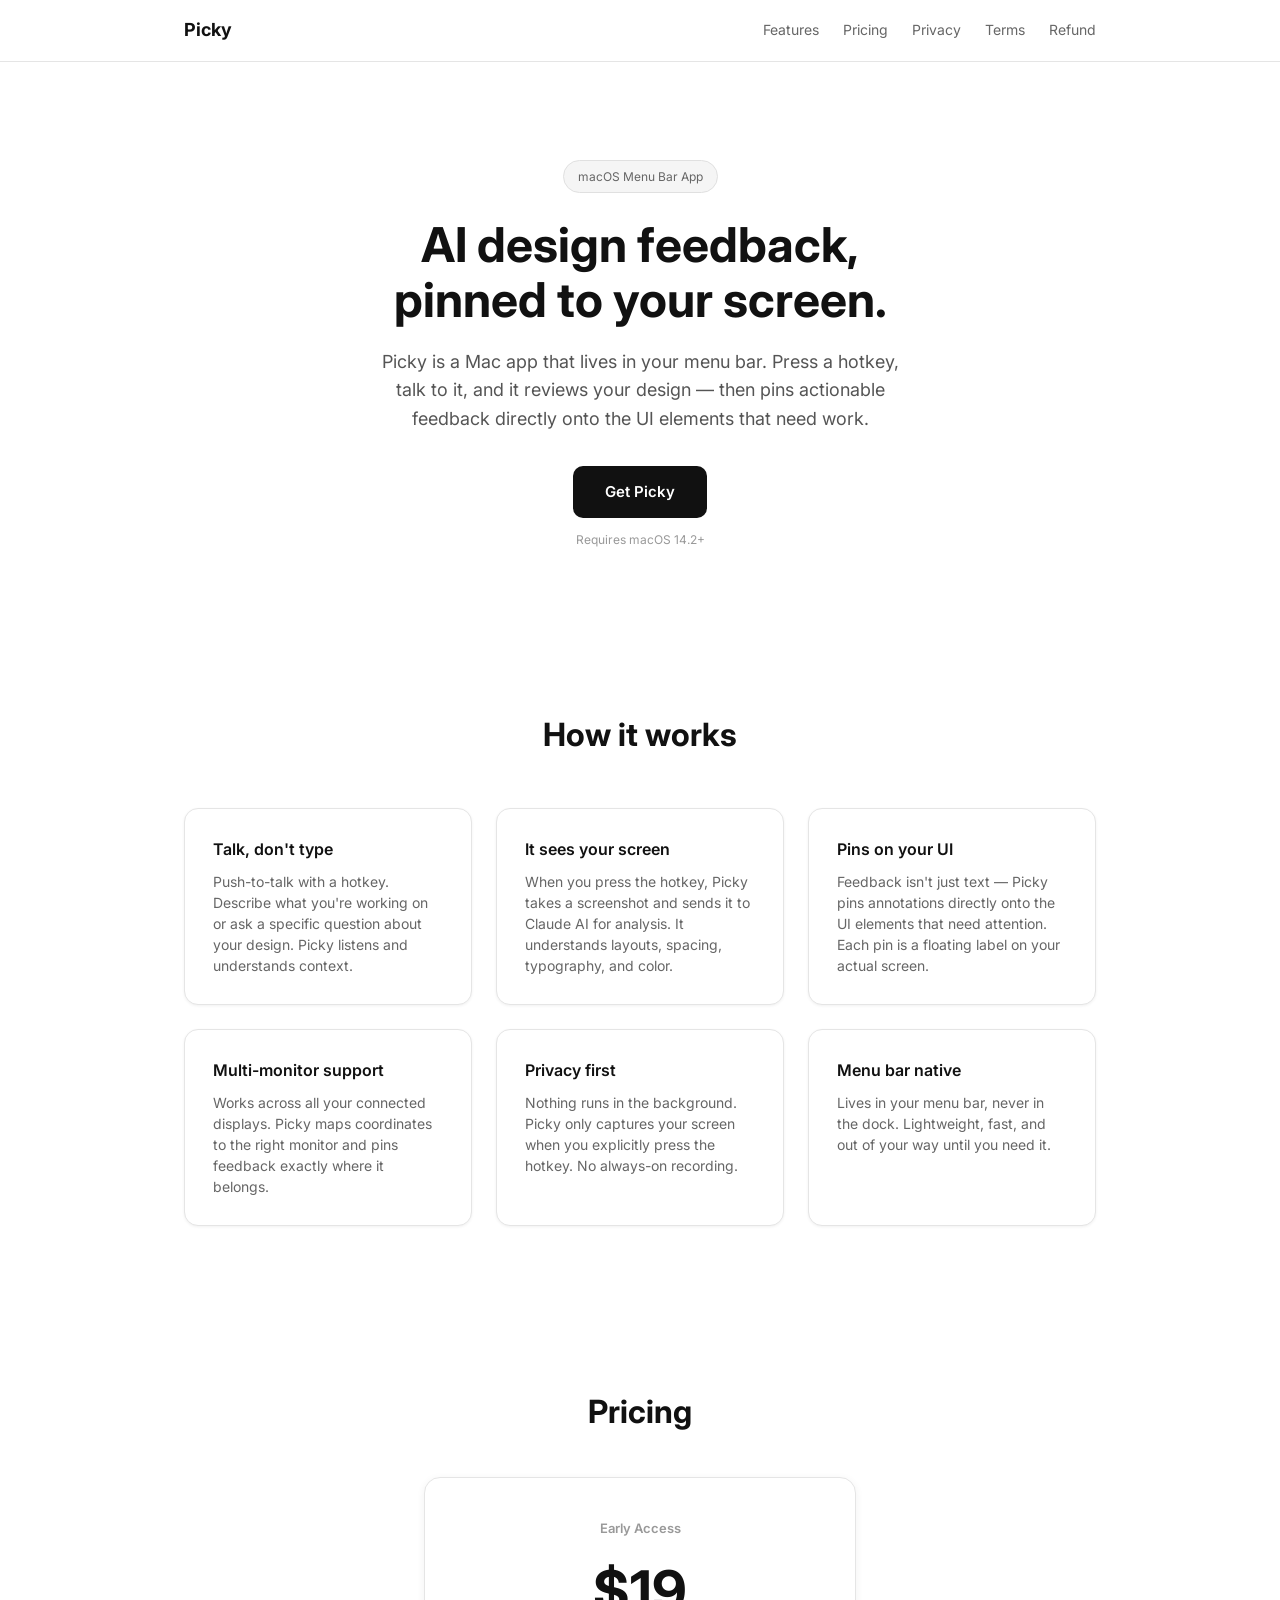
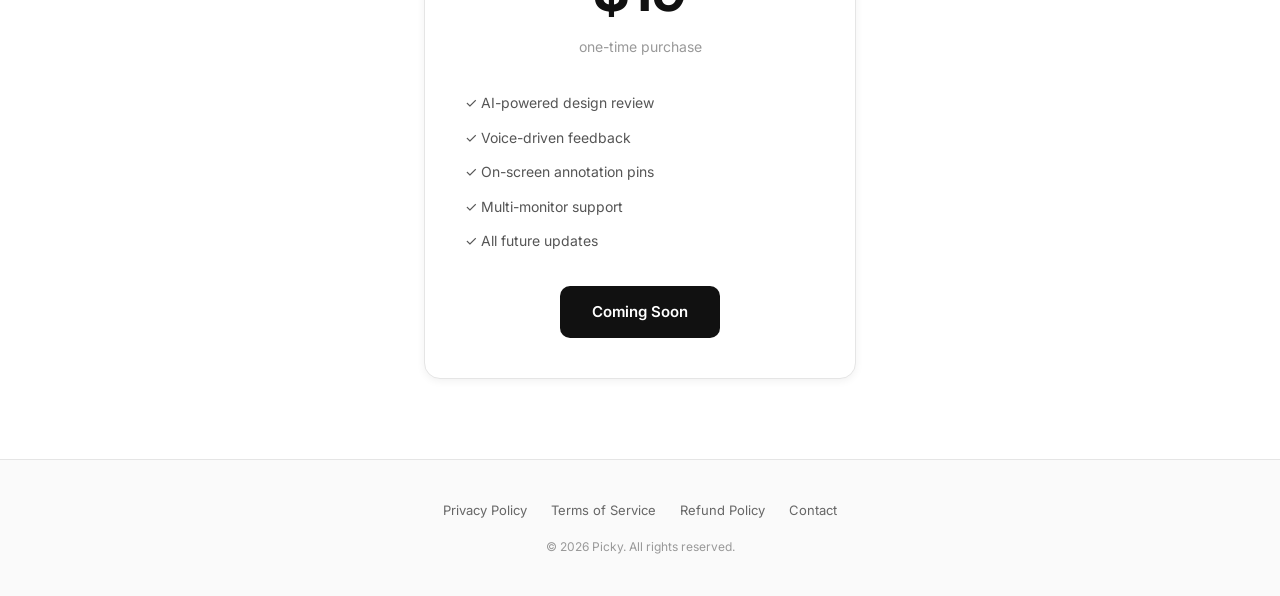
<file: index.html>
<!DOCTYPE html>
<html lang="en">
<head>
  <meta charset="UTF-8">
  <meta name="viewport" content="width=device-width, initial-scale=1.0">
  <title>Picky — AI Design Reviewer for Mac</title>
  <meta name="description" content="Picky is a Mac menu bar app that reviews your designs with AI. Talk to it, it sees your screen, and pins actionable feedback directly onto your UI.">
  <link rel="preconnect" href="https://fonts.googleapis.com">
  <link href="https://fonts.googleapis.com/css2?family=Inter:wght@400;500;600;700&display=swap" rel="stylesheet">
  <link rel="stylesheet" href="style.css">
</head>
<body>
  <nav>
    <div class="nav-inner">
      <a href="/" class="logo">Picky</a>
      <div class="nav-links">
        <a href="#features">Features</a>
        <a href="#pricing">Pricing</a>
        <a href="/privacy">Privacy</a>
        <a href="/terms">Terms</a>
        <a href="/refund">Refund</a>
      </div>
    </div>
  </nav>

  <section class="hero">
    <div class="badge">macOS Menu Bar App</div>
    <h1>AI design feedback,<br>pinned to your screen.</h1>
    <p class="hero-sub">Picky is a Mac app that lives in your menu bar. Press a hotkey, talk to it, and it reviews your design — then pins actionable feedback directly onto the UI elements that need work.</p>
    <a href="#pricing" class="cta-btn">Get Picky</a>
    <p class="hero-note">Requires macOS 14.2+</p>
  </section>

  <section id="features" class="features">
    <h2>How it works</h2>
    <div class="features-grid">
      <div class="feature-card">
        <h3>Talk, don't type</h3>
        <p>Push-to-talk with a hotkey. Describe what you're working on or ask a specific question about your design. Picky listens and understands context.</p>
      </div>
      <div class="feature-card">
        <h3>It sees your screen</h3>
        <p>When you press the hotkey, Picky takes a screenshot and sends it to Claude AI for analysis. It understands layouts, spacing, typography, and color.</p>
      </div>
      <div class="feature-card">
        <h3>Pins on your UI</h3>
        <p>Feedback isn't just text — Picky pins annotations directly onto the UI elements that need attention. Each pin is a floating label on your actual screen.</p>
      </div>
      <div class="feature-card">
        <h3>Multi-monitor support</h3>
        <p>Works across all your connected displays. Picky maps coordinates to the right monitor and pins feedback exactly where it belongs.</p>
      </div>
      <div class="feature-card">
        <h3>Privacy first</h3>
        <p>Nothing runs in the background. Picky only captures your screen when you explicitly press the hotkey. No always-on recording.</p>
      </div>
      <div class="feature-card">
        <h3>Menu bar native</h3>
        <p>Lives in your menu bar, never in the dock. Lightweight, fast, and out of your way until you need it.</p>
      </div>
    </div>
  </section>

  <section id="pricing" class="pricing">
    <h2>Pricing</h2>
    <div class="price-card">
      <div class="price-label">Early Access</div>
      <div class="price">$19</div>
      <div class="price-period">one-time purchase</div>
      <ul>
        <li>✓ AI-powered design review</li>
        <li>✓ Voice-driven feedback</li>
        <li>✓ On-screen annotation pins</li>
        <li>✓ Multi-monitor support</li>
        <li>✓ All future updates</li>
      </ul>
      <a href="#" class="cta-btn">Coming Soon</a>
    </div>
  </section>

  <footer>
    <div class="footer-inner">
      <div class="footer-links">
        <a href="/privacy">Privacy Policy</a>
        <a href="/terms">Terms of Service</a>
        <a href="/refund">Refund Policy</a>
        <a href="mailto:mhalzaghari@gmail.com">Contact</a>
      </div>
      <p>&copy; 2026 Picky. All rights reserved.</p>
    </div>
  </footer>
</body>
</html>
</file>
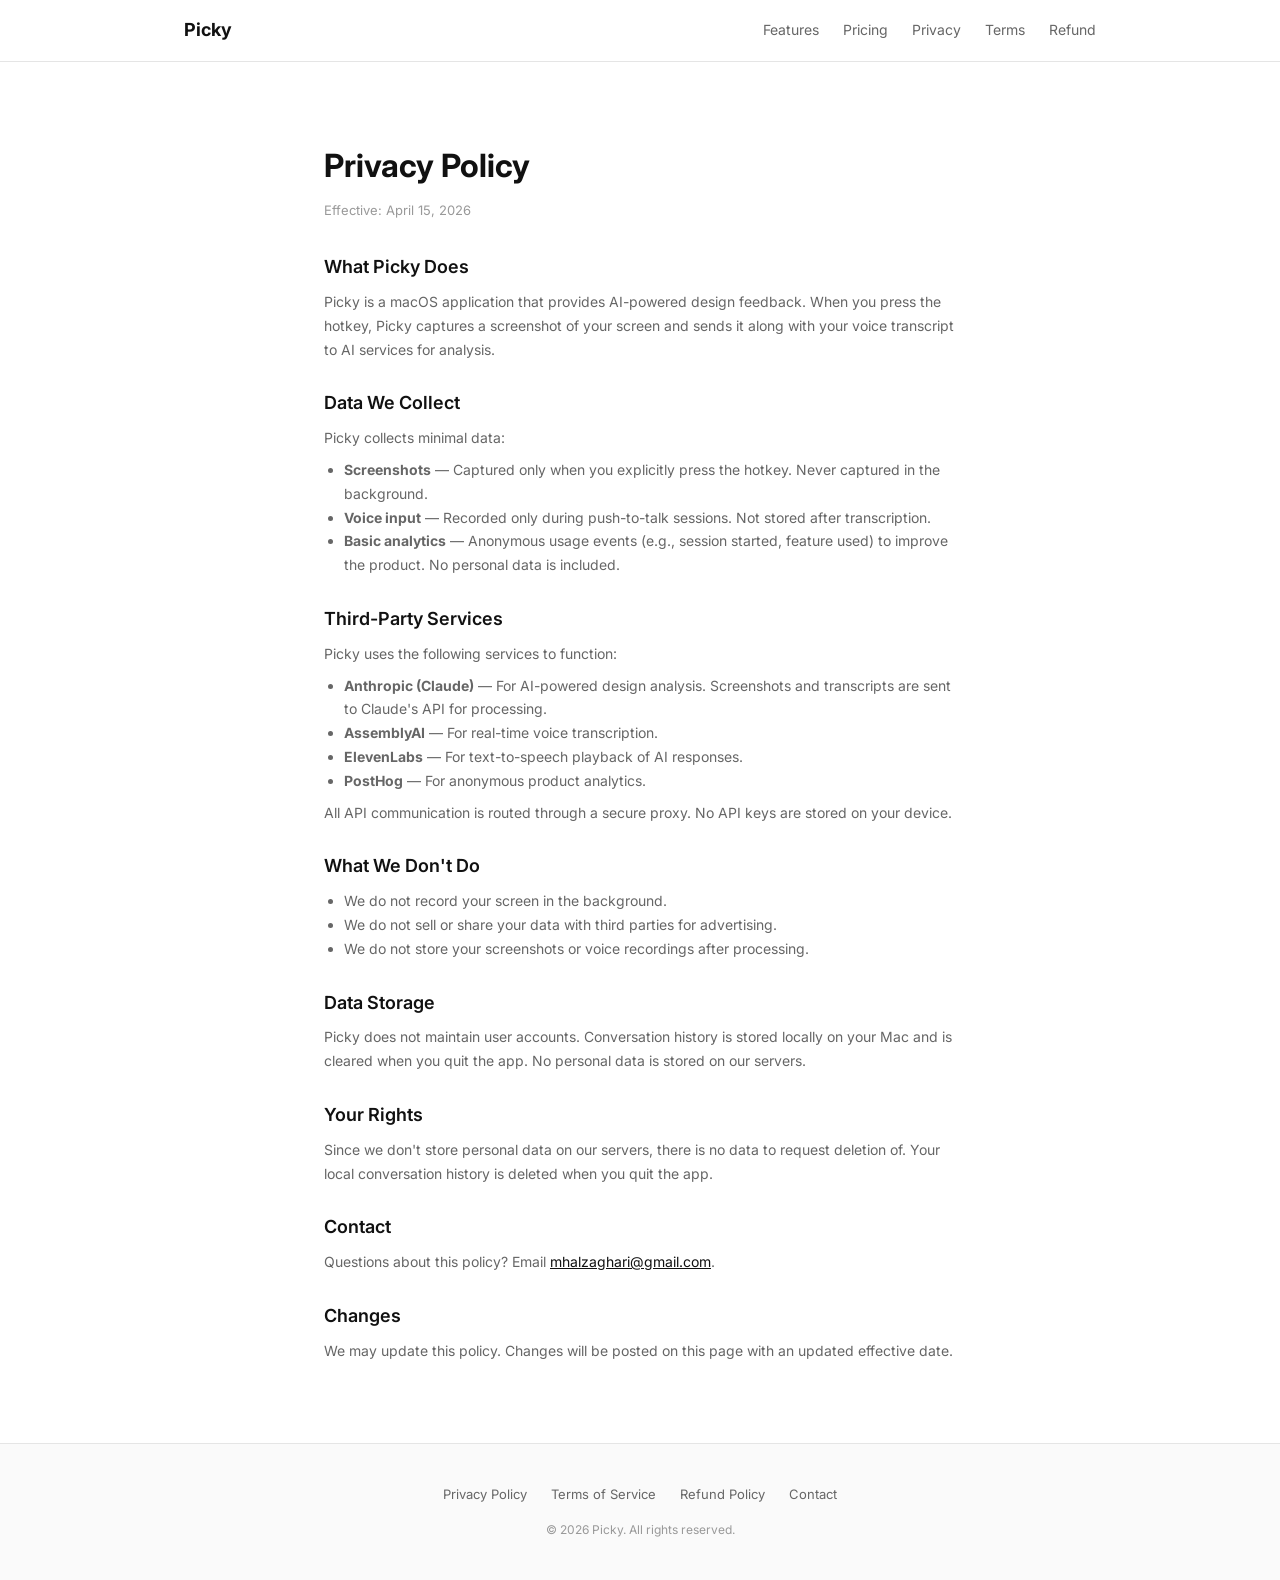
<file: privacy/index.html>
<!DOCTYPE html>
<html lang="en">
<head>
  <meta charset="UTF-8">
  <meta name="viewport" content="width=device-width, initial-scale=1.0">
  <title>Privacy Policy — Picky</title>
  <link rel="preconnect" href="https://fonts.googleapis.com">
  <link href="https://fonts.googleapis.com/css2?family=Inter:wght@400;500;600;700&display=swap" rel="stylesheet">
  <link rel="stylesheet" href="../style.css">
  <style>.legal{max-width:680px;margin:0 auto;padding:140px 24px 80px}.legal h1{font-size:32px;font-weight:700;color:#111;margin-bottom:8px}.legal .date{font-size:13px;color:#999;margin-bottom:32px}.legal h2{font-size:18px;font-weight:600;color:#111;margin-top:28px;margin-bottom:8px}.legal p,.legal li{font-size:14px;color:#666;line-height:1.7}.legal ul{padding-left:20px;margin:8px 0}</style>
</head>
<body>
  <nav>
    <div class="nav-inner">
      <a href="/" class="logo">Picky</a>
      <div class="nav-links">
        <a href="/#features">Features</a>
        <a href="/#pricing">Pricing</a>
        <a href="/privacy">Privacy</a>
        <a href="/terms">Terms</a>
        <a href="/refund">Refund</a>
      </div>
    </div>
  </nav>

  <div class="legal">
    <h1>Privacy Policy</h1>
    <p class="date">Effective: April 15, 2026</p>

    <h2>What Picky Does</h2>
    <p>Picky is a macOS application that provides AI-powered design feedback. When you press the hotkey, Picky captures a screenshot of your screen and sends it along with your voice transcript to AI services for analysis.</p>

    <h2>Data We Collect</h2>
    <p>Picky collects minimal data:</p>
    <ul>
      <li><strong>Screenshots</strong> — Captured only when you explicitly press the hotkey. Never captured in the background.</li>
      <li><strong>Voice input</strong> — Recorded only during push-to-talk sessions. Not stored after transcription.</li>
      <li><strong>Basic analytics</strong> — Anonymous usage events (e.g., session started, feature used) to improve the product. No personal data is included.</li>
    </ul>

    <h2>Third-Party Services</h2>
    <p>Picky uses the following services to function:</p>
    <ul>
      <li><strong>Anthropic (Claude)</strong> — For AI-powered design analysis. Screenshots and transcripts are sent to Claude's API for processing.</li>
      <li><strong>AssemblyAI</strong> — For real-time voice transcription.</li>
      <li><strong>ElevenLabs</strong> — For text-to-speech playback of AI responses.</li>
      <li><strong>PostHog</strong> — For anonymous product analytics.</li>
    </ul>
    <p>All API communication is routed through a secure proxy. No API keys are stored on your device.</p>

    <h2>What We Don't Do</h2>
    <ul>
      <li>We do not record your screen in the background.</li>
      <li>We do not sell or share your data with third parties for advertising.</li>
      <li>We do not store your screenshots or voice recordings after processing.</li>
    </ul>

    <h2>Data Storage</h2>
    <p>Picky does not maintain user accounts. Conversation history is stored locally on your Mac and is cleared when you quit the app. No personal data is stored on our servers.</p>

    <h2>Your Rights</h2>
    <p>Since we don't store personal data on our servers, there is no data to request deletion of. Your local conversation history is deleted when you quit the app.</p>

    <h2>Contact</h2>
    <p>Questions about this policy? Email <a href="mailto:mhalzaghari@gmail.com" style="color:#111;text-decoration:underline">mhalzaghari@gmail.com</a>.</p>

    <h2>Changes</h2>
    <p>We may update this policy. Changes will be posted on this page with an updated effective date.</p>
  </div>

  <footer>
    <div class="footer-inner">
      <div class="footer-links">
        <a href="/privacy">Privacy Policy</a>
        <a href="/terms">Terms of Service</a>
        <a href="/refund">Refund Policy</a>
        <a href="mailto:mhalzaghari@gmail.com">Contact</a>
      </div>
      <p>&copy; 2026 Picky. All rights reserved.</p>
    </div>
  </footer>
</body>
</html>
</file>
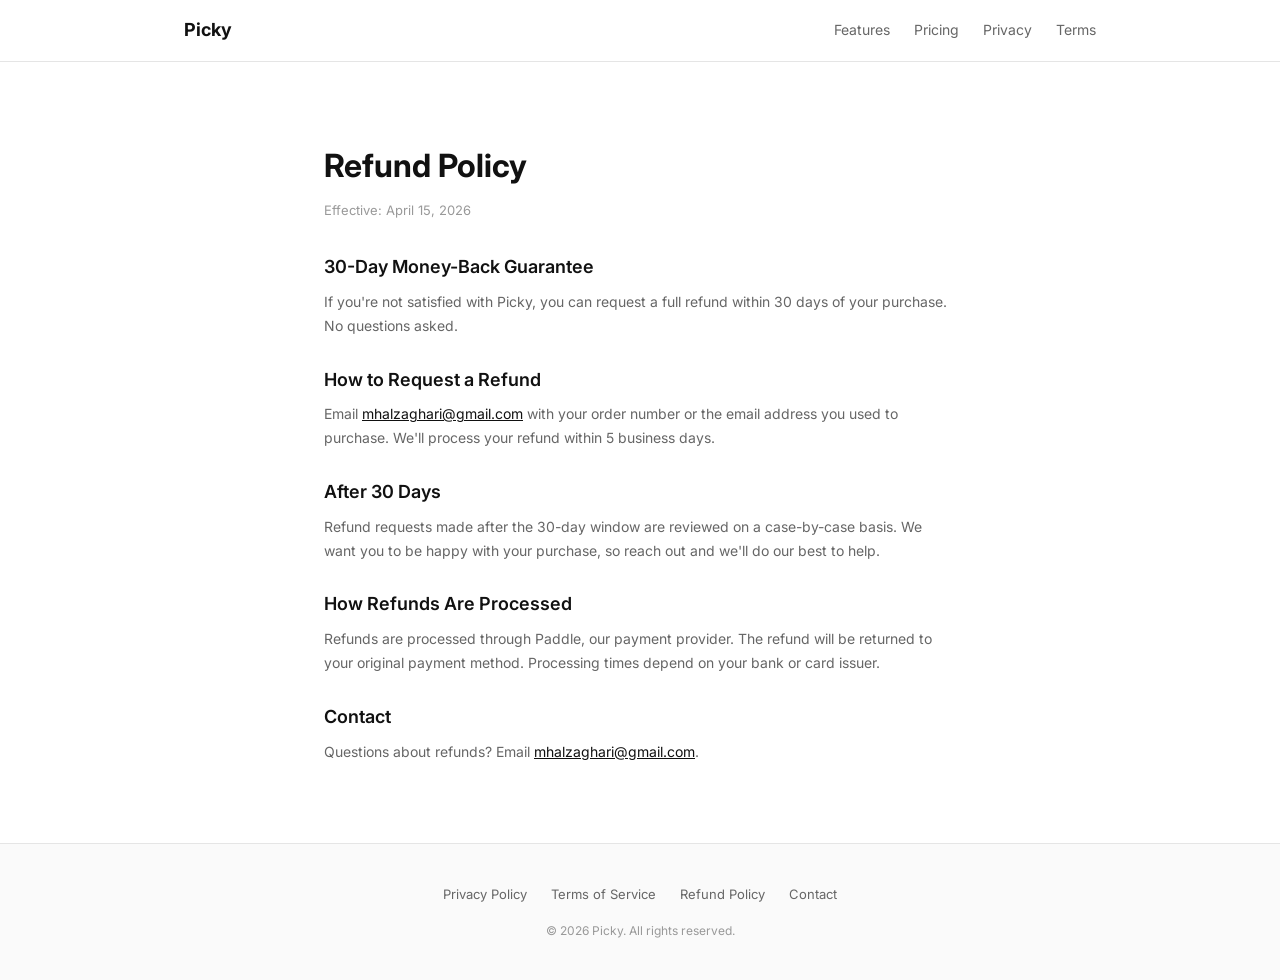
<file: refund/index.html>
<!DOCTYPE html>
<html lang="en">
<head>
  <meta charset="UTF-8">
  <meta name="viewport" content="width=device-width, initial-scale=1.0">
  <title>Refund Policy — Picky</title>
  <link rel="preconnect" href="https://fonts.googleapis.com">
  <link href="https://fonts.googleapis.com/css2?family=Inter:wght@400;500;600;700&display=swap" rel="stylesheet">
  <link rel="stylesheet" href="../style.css">
  <style>.legal{max-width:680px;margin:0 auto;padding:140px 24px 80px}.legal h1{font-size:32px;font-weight:700;color:#111;margin-bottom:8px}.legal .date{font-size:13px;color:#999;margin-bottom:32px}.legal h2{font-size:18px;font-weight:600;color:#111;margin-top:28px;margin-bottom:8px}.legal p,.legal li{font-size:14px;color:#666;line-height:1.7}.legal ul{padding-left:20px;margin:8px 0}</style>
</head>
<body>
  <nav>
    <div class="nav-inner">
      <a href="/" class="logo">Picky</a>
      <div class="nav-links">
        <a href="/#features">Features</a>
        <a href="/#pricing">Pricing</a>
        <a href="/privacy">Privacy</a>
        <a href="/terms">Terms</a>
      </div>
    </div>
  </nav>

  <div class="legal">
    <h1>Refund Policy</h1>
    <p class="date">Effective: April 15, 2026</p>

    <h2>30-Day Money-Back Guarantee</h2>
    <p>If you're not satisfied with Picky, you can request a full refund within 30 days of your purchase. No questions asked.</p>

    <h2>How to Request a Refund</h2>
    <p>Email <a href="mailto:mhalzaghari@gmail.com" style="color:#111;text-decoration:underline">mhalzaghari@gmail.com</a> with your order number or the email address you used to purchase. We'll process your refund within 5 business days.</p>

    <h2>After 30 Days</h2>
    <p>Refund requests made after the 30-day window are reviewed on a case-by-case basis. We want you to be happy with your purchase, so reach out and we'll do our best to help.</p>

    <h2>How Refunds Are Processed</h2>
    <p>Refunds are processed through Paddle, our payment provider. The refund will be returned to your original payment method. Processing times depend on your bank or card issuer.</p>

    <h2>Contact</h2>
    <p>Questions about refunds? Email <a href="mailto:mhalzaghari@gmail.com" style="color:#111;text-decoration:underline">mhalzaghari@gmail.com</a>.</p>
  </div>

  <footer>
    <div class="footer-inner">
      <div class="footer-links">
        <a href="/privacy">Privacy Policy</a>
        <a href="/terms">Terms of Service</a>
        <a href="/refund">Refund Policy</a>
        <a href="mailto:mhalzaghari@gmail.com">Contact</a>
      </div>
      <p>&copy; 2026 Picky. All rights reserved.</p>
    </div>
  </footer>
</body>
</html>
</file>
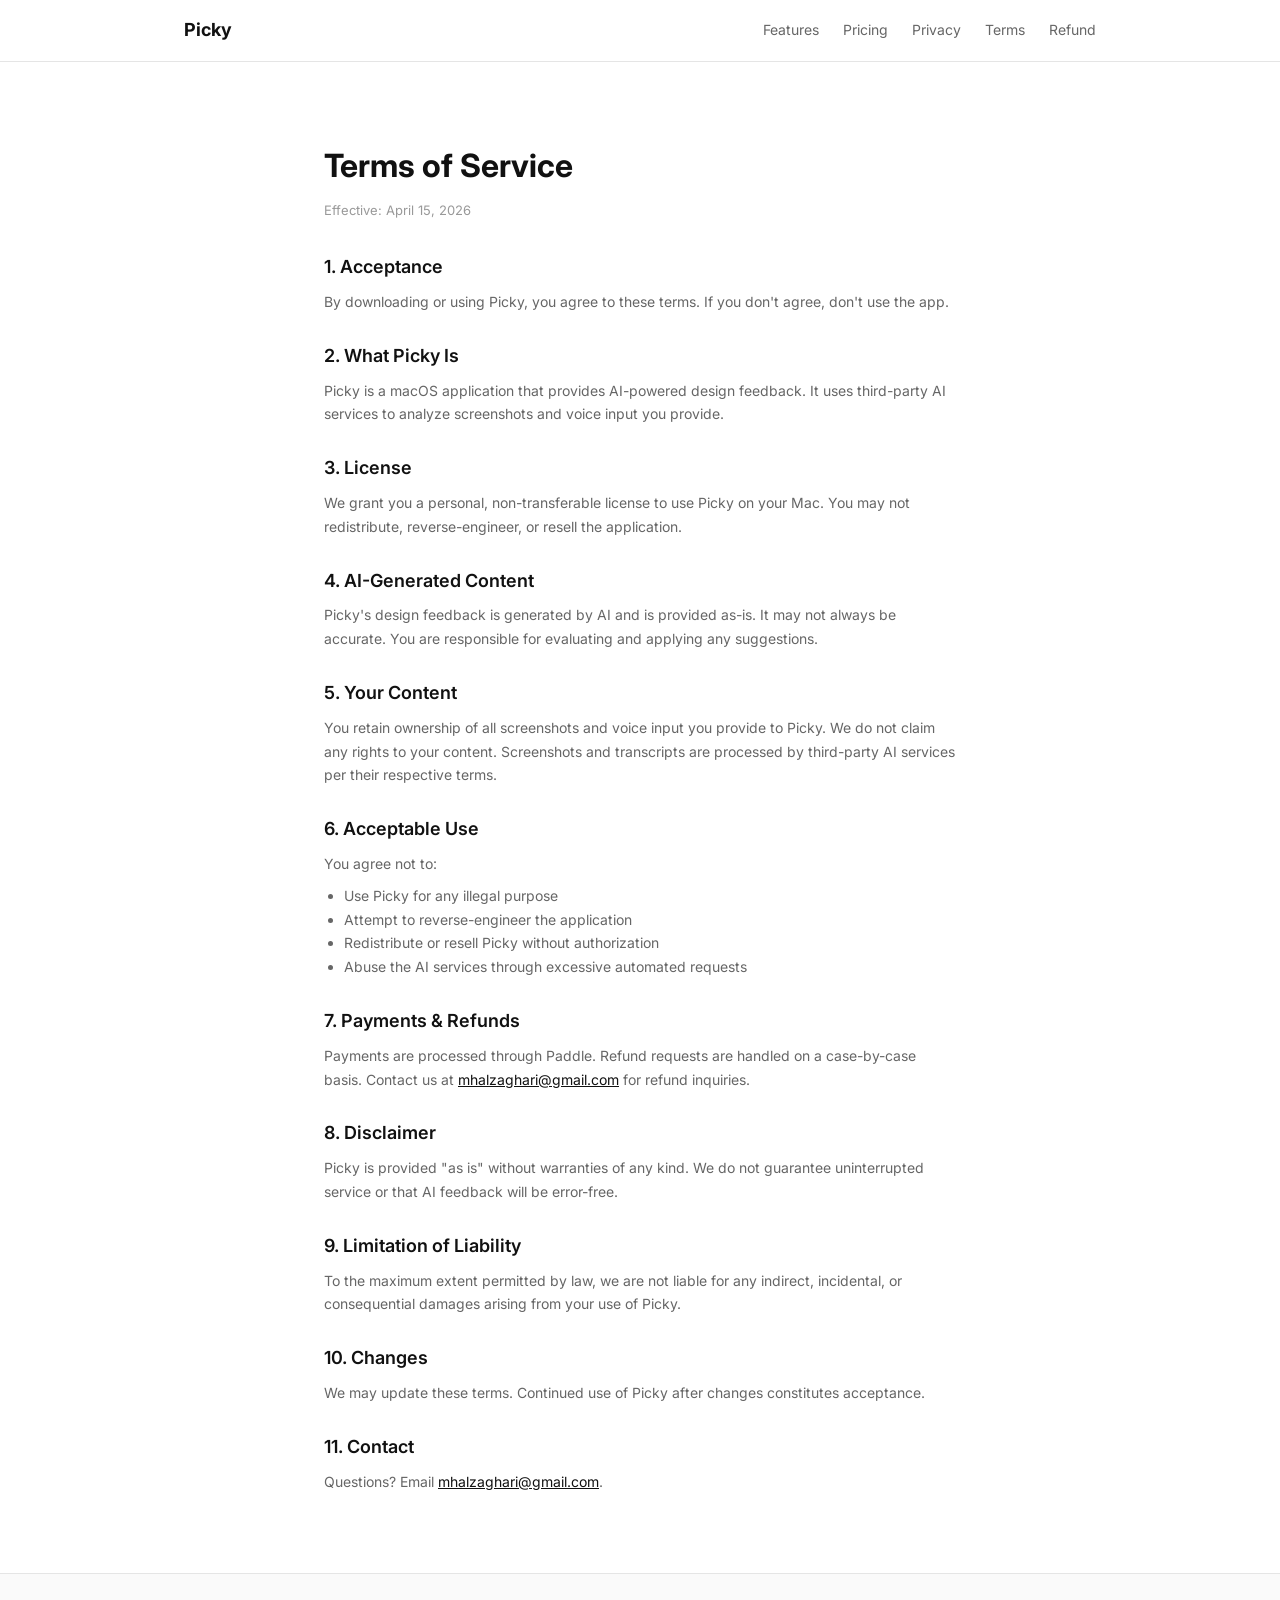
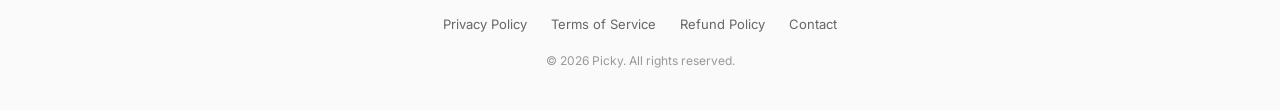
<file: terms/index.html>
<!DOCTYPE html>
<html lang="en">
<head>
  <meta charset="UTF-8">
  <meta name="viewport" content="width=device-width, initial-scale=1.0">
  <title>Terms of Service — Picky</title>
  <link rel="preconnect" href="https://fonts.googleapis.com">
  <link href="https://fonts.googleapis.com/css2?family=Inter:wght@400;500;600;700&display=swap" rel="stylesheet">
  <link rel="stylesheet" href="../style.css">
  <style>.legal{max-width:680px;margin:0 auto;padding:140px 24px 80px}.legal h1{font-size:32px;font-weight:700;color:#111;margin-bottom:8px}.legal .date{font-size:13px;color:#999;margin-bottom:32px}.legal h2{font-size:18px;font-weight:600;color:#111;margin-top:28px;margin-bottom:8px}.legal p,.legal li{font-size:14px;color:#666;line-height:1.7}.legal ul{padding-left:20px;margin:8px 0}</style>
</head>
<body>
  <nav>
    <div class="nav-inner">
      <a href="/" class="logo">Picky</a>
      <div class="nav-links">
        <a href="/#features">Features</a>
        <a href="/#pricing">Pricing</a>
        <a href="/privacy">Privacy</a>
        <a href="/terms">Terms</a>
        <a href="/refund">Refund</a>
      </div>
    </div>
  </nav>

  <div class="legal">
    <h1>Terms of Service</h1>
    <p class="date">Effective: April 15, 2026</p>

    <h2>1. Acceptance</h2>
    <p>By downloading or using Picky, you agree to these terms. If you don't agree, don't use the app.</p>

    <h2>2. What Picky Is</h2>
    <p>Picky is a macOS application that provides AI-powered design feedback. It uses third-party AI services to analyze screenshots and voice input you provide.</p>

    <h2>3. License</h2>
    <p>We grant you a personal, non-transferable license to use Picky on your Mac. You may not redistribute, reverse-engineer, or resell the application.</p>

    <h2>4. AI-Generated Content</h2>
    <p>Picky's design feedback is generated by AI and is provided as-is. It may not always be accurate. You are responsible for evaluating and applying any suggestions.</p>

    <h2>5. Your Content</h2>
    <p>You retain ownership of all screenshots and voice input you provide to Picky. We do not claim any rights to your content. Screenshots and transcripts are processed by third-party AI services per their respective terms.</p>

    <h2>6. Acceptable Use</h2>
    <p>You agree not to:</p>
    <ul>
      <li>Use Picky for any illegal purpose</li>
      <li>Attempt to reverse-engineer the application</li>
      <li>Redistribute or resell Picky without authorization</li>
      <li>Abuse the AI services through excessive automated requests</li>
    </ul>

    <h2>7. Payments & Refunds</h2>
    <p>Payments are processed through Paddle. Refund requests are handled on a case-by-case basis. Contact us at <a href="mailto:mhalzaghari@gmail.com" style="color:#111;text-decoration:underline">mhalzaghari@gmail.com</a> for refund inquiries.</p>

    <h2>8. Disclaimer</h2>
    <p>Picky is provided "as is" without warranties of any kind. We do not guarantee uninterrupted service or that AI feedback will be error-free.</p>

    <h2>9. Limitation of Liability</h2>
    <p>To the maximum extent permitted by law, we are not liable for any indirect, incidental, or consequential damages arising from your use of Picky.</p>

    <h2>10. Changes</h2>
    <p>We may update these terms. Continued use of Picky after changes constitutes acceptance.</p>

    <h2>11. Contact</h2>
    <p>Questions? Email <a href="mailto:mhalzaghari@gmail.com" style="color:#111;text-decoration:underline">mhalzaghari@gmail.com</a>.</p>
  </div>

  <footer>
    <div class="footer-inner">
      <div class="footer-links">
        <a href="/privacy">Privacy Policy</a>
        <a href="/terms">Terms of Service</a>
        <a href="/refund">Refund Policy</a>
        <a href="mailto:mhalzaghari@gmail.com">Contact</a>
      </div>
      <p>&copy; 2026 Picky. All rights reserved.</p>
    </div>
  </footer>
</body>
</html>
</file>
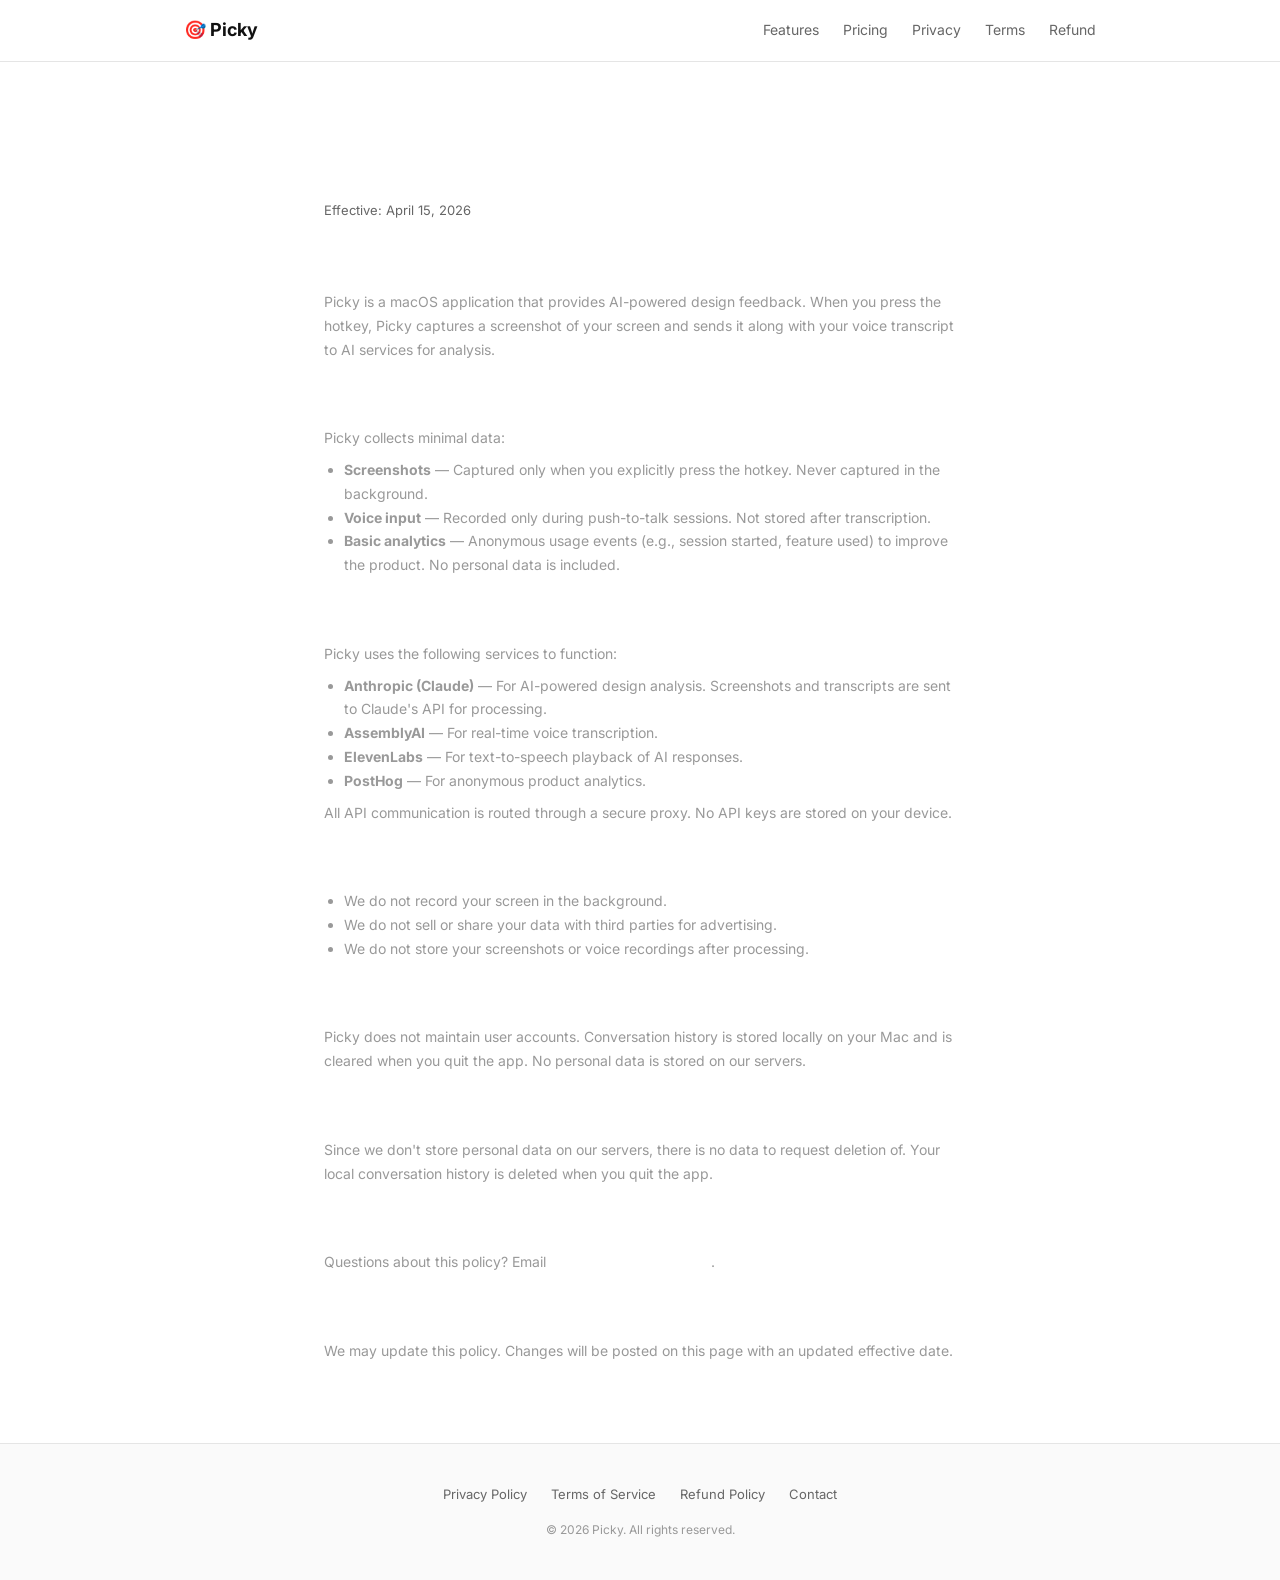
<file: privacy.html>
<!DOCTYPE html>
<html lang="en">
<head>
  <meta charset="UTF-8">
  <meta name="viewport" content="width=device-width, initial-scale=1.0">
  <title>Privacy Policy — Picky</title>
  <link rel="preconnect" href="https://fonts.googleapis.com">
  <link href="https://fonts.googleapis.com/css2?family=Inter:wght@400;500;600;700&display=swap" rel="stylesheet">
  <link rel="stylesheet" href="style.css">
  <style>.legal{max-width:680px;margin:0 auto;padding:140px 24px 80px}.legal h1{font-size:32px;font-weight:700;color:#fff;margin-bottom:8px}.legal .date{font-size:13px;color:#666;margin-bottom:32px}.legal h2{font-size:18px;font-weight:600;color:#fff;margin-top:28px;margin-bottom:8px}.legal p,.legal li{font-size:14px;color:#999;line-height:1.7}.legal ul{padding-left:20px;margin:8px 0}</style>
</head>
<body>
  <nav>
    <div class="nav-inner">
      <a href="/" class="logo">🎯 Picky</a>
      <div class="nav-links">
        <a href="/#features">Features</a>
        <a href="/#pricing">Pricing</a>
        <a href="/privacy">Privacy</a>
        <a href="/terms">Terms</a>
        <a href="/refund">Refund</a>
      </div>
    </div>
  </nav>

  <div class="legal">
    <h1>Privacy Policy</h1>
    <p class="date">Effective: April 15, 2026</p>

    <h2>What Picky Does</h2>
    <p>Picky is a macOS application that provides AI-powered design feedback. When you press the hotkey, Picky captures a screenshot of your screen and sends it along with your voice transcript to AI services for analysis.</p>

    <h2>Data We Collect</h2>
    <p>Picky collects minimal data:</p>
    <ul>
      <li><strong>Screenshots</strong> — Captured only when you explicitly press the hotkey. Never captured in the background.</li>
      <li><strong>Voice input</strong> — Recorded only during push-to-talk sessions. Not stored after transcription.</li>
      <li><strong>Basic analytics</strong> — Anonymous usage events (e.g., session started, feature used) to improve the product. No personal data is included.</li>
    </ul>

    <h2>Third-Party Services</h2>
    <p>Picky uses the following services to function:</p>
    <ul>
      <li><strong>Anthropic (Claude)</strong> — For AI-powered design analysis. Screenshots and transcripts are sent to Claude's API for processing.</li>
      <li><strong>AssemblyAI</strong> — For real-time voice transcription.</li>
      <li><strong>ElevenLabs</strong> — For text-to-speech playback of AI responses.</li>
      <li><strong>PostHog</strong> — For anonymous product analytics.</li>
    </ul>
    <p>All API communication is routed through a secure proxy. No API keys are stored on your device.</p>

    <h2>What We Don't Do</h2>
    <ul>
      <li>We do not record your screen in the background.</li>
      <li>We do not sell or share your data with third parties for advertising.</li>
      <li>We do not store your screenshots or voice recordings after processing.</li>
    </ul>

    <h2>Data Storage</h2>
    <p>Picky does not maintain user accounts. Conversation history is stored locally on your Mac and is cleared when you quit the app. No personal data is stored on our servers.</p>

    <h2>Your Rights</h2>
    <p>Since we don't store personal data on our servers, there is no data to request deletion of. Your local conversation history is deleted when you quit the app.</p>

    <h2>Contact</h2>
    <p>Questions about this policy? Email <a href="mailto:mhalzaghari@gmail.com" style="color:#fff;text-decoration:underline">mhalzaghari@gmail.com</a>.</p>

    <h2>Changes</h2>
    <p>We may update this policy. Changes will be posted on this page with an updated effective date.</p>
  </div>

  <footer>
    <div class="footer-inner">
      <div class="footer-links">
        <a href="/privacy">Privacy Policy</a>
        <a href="/terms">Terms of Service</a>
        <a href="/refund">Refund Policy</a>
        <a href="mailto:mhalzaghari@gmail.com">Contact</a>
      </div>
      <p>&copy; 2026 Picky. All rights reserved.</p>
    </div>
  </footer>
</body>
</html>
</file>
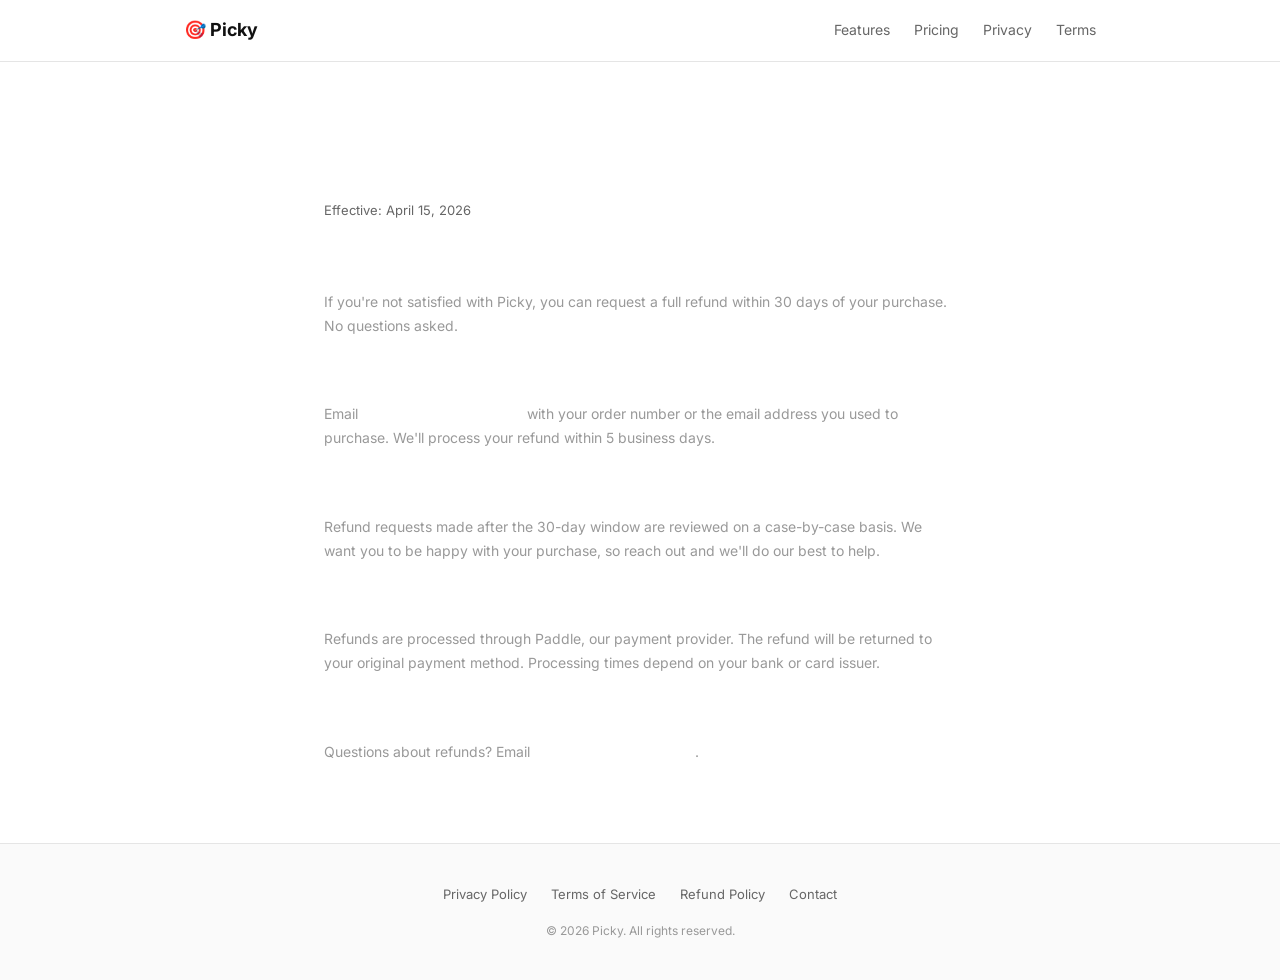
<file: refund.html>
<!DOCTYPE html>
<html lang="en">
<head>
  <meta charset="UTF-8">
  <meta name="viewport" content="width=device-width, initial-scale=1.0">
  <title>Refund Policy — Picky</title>
  <link rel="preconnect" href="https://fonts.googleapis.com">
  <link href="https://fonts.googleapis.com/css2?family=Inter:wght@400;500;600;700&display=swap" rel="stylesheet">
  <link rel="stylesheet" href="/style.css">
  <style>.legal{max-width:680px;margin:0 auto;padding:140px 24px 80px}.legal h1{font-size:32px;font-weight:700;color:#fff;margin-bottom:8px}.legal .date{font-size:13px;color:#666;margin-bottom:32px}.legal h2{font-size:18px;font-weight:600;color:#fff;margin-top:28px;margin-bottom:8px}.legal p,.legal li{font-size:14px;color:#999;line-height:1.7}.legal ul{padding-left:20px;margin:8px 0}</style>
</head>
<body>
  <nav>
    <div class="nav-inner">
      <a href="/" class="logo">🎯 Picky</a>
      <div class="nav-links">
        <a href="/#features">Features</a>
        <a href="/#pricing">Pricing</a>
        <a href="/privacy">Privacy</a>
        <a href="/terms">Terms</a>
      </div>
    </div>
  </nav>

  <div class="legal">
    <h1>Refund Policy</h1>
    <p class="date">Effective: April 15, 2026</p>

    <h2>30-Day Money-Back Guarantee</h2>
    <p>If you're not satisfied with Picky, you can request a full refund within 30 days of your purchase. No questions asked.</p>

    <h2>How to Request a Refund</h2>
    <p>Email <a href="mailto:mhalzaghari@gmail.com" style="color:#fff;text-decoration:underline">mhalzaghari@gmail.com</a> with your order number or the email address you used to purchase. We'll process your refund within 5 business days.</p>

    <h2>After 30 Days</h2>
    <p>Refund requests made after the 30-day window are reviewed on a case-by-case basis. We want you to be happy with your purchase, so reach out and we'll do our best to help.</p>

    <h2>How Refunds Are Processed</h2>
    <p>Refunds are processed through Paddle, our payment provider. The refund will be returned to your original payment method. Processing times depend on your bank or card issuer.</p>

    <h2>Contact</h2>
    <p>Questions about refunds? Email <a href="mailto:mhalzaghari@gmail.com" style="color:#fff;text-decoration:underline">mhalzaghari@gmail.com</a>.</p>
  </div>

  <footer>
    <div class="footer-inner">
      <div class="footer-links">
        <a href="/privacy">Privacy Policy</a>
        <a href="/terms">Terms of Service</a>
        <a href="/refund">Refund Policy</a>
        <a href="mailto:mhalzaghari@gmail.com">Contact</a>
      </div>
      <p>&copy; 2026 Picky. All rights reserved.</p>
    </div>
  </footer>
</body>
</html>
</file>
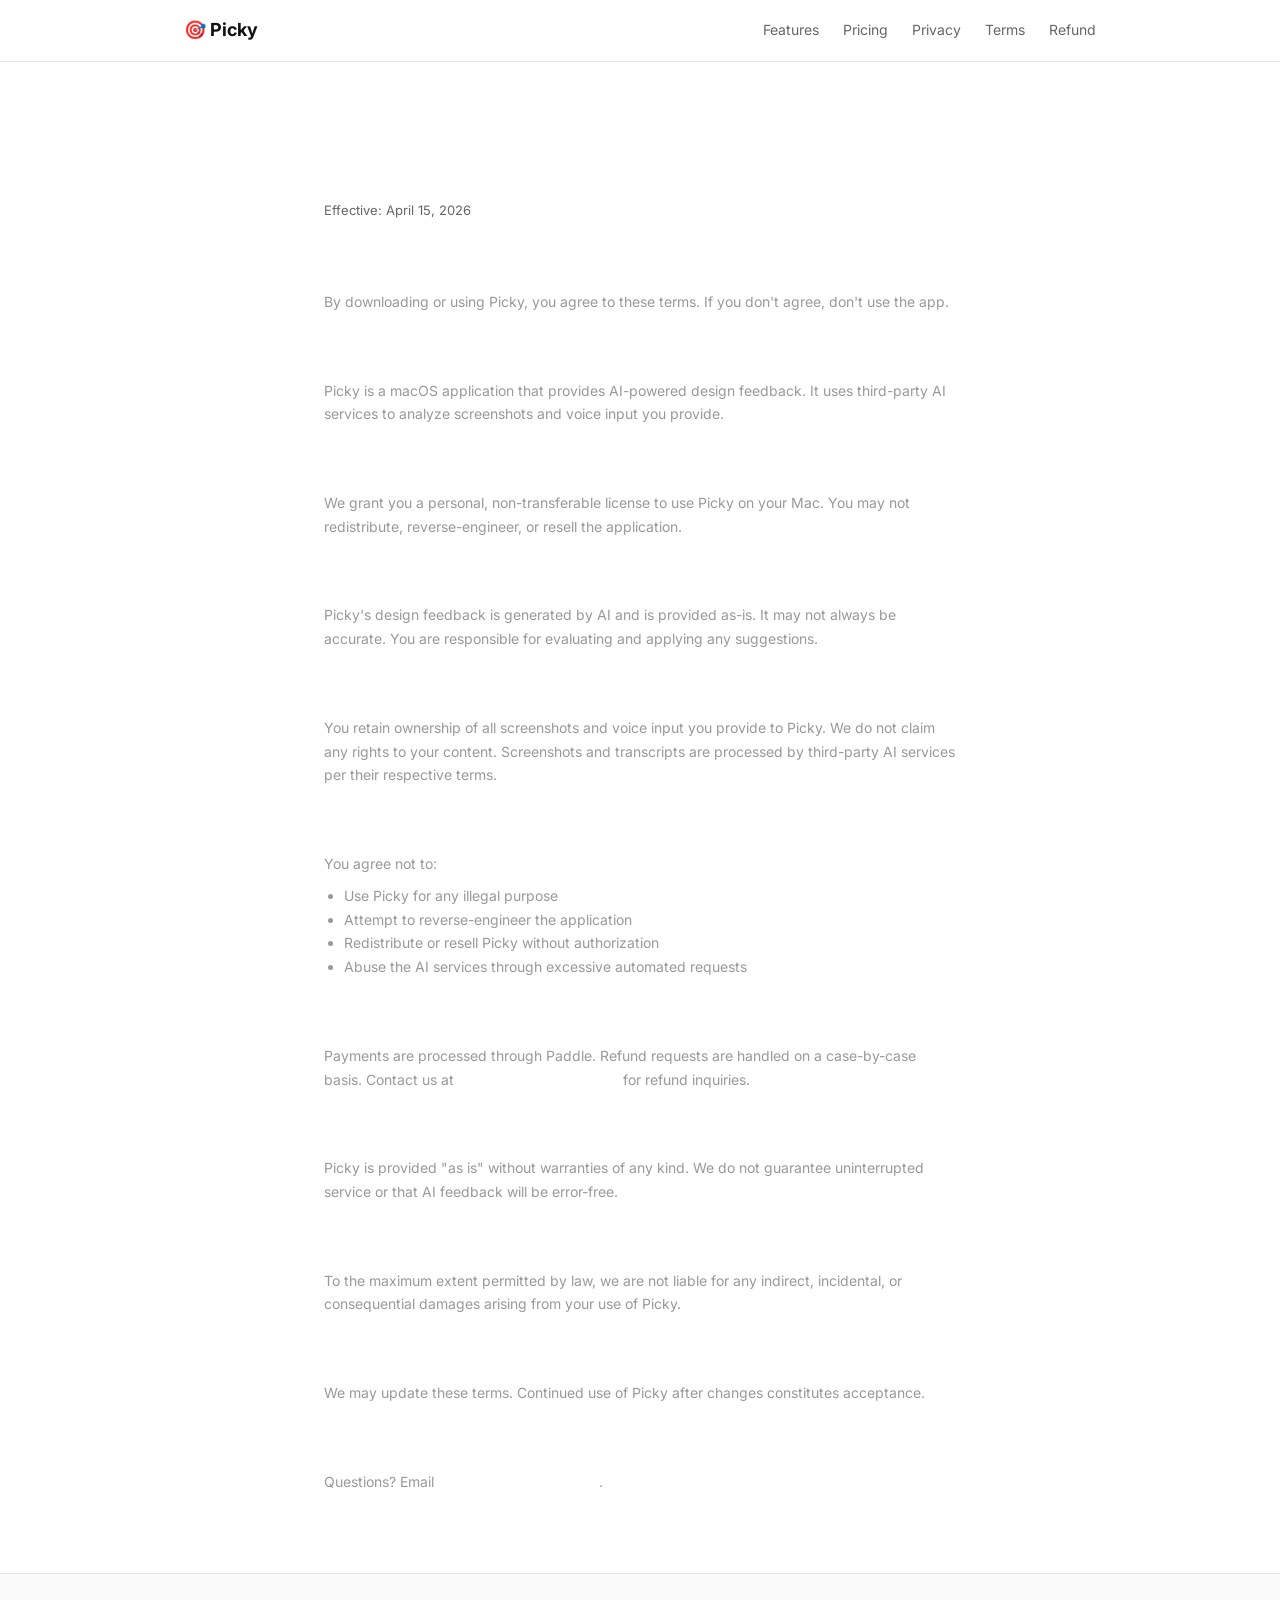
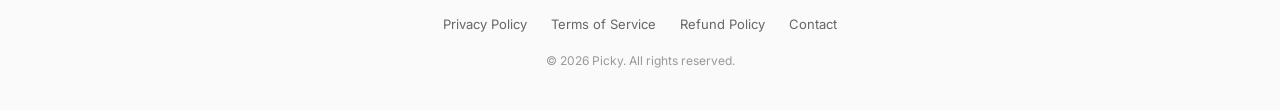
<file: terms.html>
<!DOCTYPE html>
<html lang="en">
<head>
  <meta charset="UTF-8">
  <meta name="viewport" content="width=device-width, initial-scale=1.0">
  <title>Terms of Service — Picky</title>
  <link rel="preconnect" href="https://fonts.googleapis.com">
  <link href="https://fonts.googleapis.com/css2?family=Inter:wght@400;500;600;700&display=swap" rel="stylesheet">
  <link rel="stylesheet" href="style.css">
  <style>.legal{max-width:680px;margin:0 auto;padding:140px 24px 80px}.legal h1{font-size:32px;font-weight:700;color:#fff;margin-bottom:8px}.legal .date{font-size:13px;color:#666;margin-bottom:32px}.legal h2{font-size:18px;font-weight:600;color:#fff;margin-top:28px;margin-bottom:8px}.legal p,.legal li{font-size:14px;color:#999;line-height:1.7}.legal ul{padding-left:20px;margin:8px 0}</style>
</head>
<body>
  <nav>
    <div class="nav-inner">
      <a href="/" class="logo">🎯 Picky</a>
      <div class="nav-links">
        <a href="/#features">Features</a>
        <a href="/#pricing">Pricing</a>
        <a href="/privacy">Privacy</a>
        <a href="/terms">Terms</a>
        <a href="/refund">Refund</a>
      </div>
    </div>
  </nav>

  <div class="legal">
    <h1>Terms of Service</h1>
    <p class="date">Effective: April 15, 2026</p>

    <h2>1. Acceptance</h2>
    <p>By downloading or using Picky, you agree to these terms. If you don't agree, don't use the app.</p>

    <h2>2. What Picky Is</h2>
    <p>Picky is a macOS application that provides AI-powered design feedback. It uses third-party AI services to analyze screenshots and voice input you provide.</p>

    <h2>3. License</h2>
    <p>We grant you a personal, non-transferable license to use Picky on your Mac. You may not redistribute, reverse-engineer, or resell the application.</p>

    <h2>4. AI-Generated Content</h2>
    <p>Picky's design feedback is generated by AI and is provided as-is. It may not always be accurate. You are responsible for evaluating and applying any suggestions.</p>

    <h2>5. Your Content</h2>
    <p>You retain ownership of all screenshots and voice input you provide to Picky. We do not claim any rights to your content. Screenshots and transcripts are processed by third-party AI services per their respective terms.</p>

    <h2>6. Acceptable Use</h2>
    <p>You agree not to:</p>
    <ul>
      <li>Use Picky for any illegal purpose</li>
      <li>Attempt to reverse-engineer the application</li>
      <li>Redistribute or resell Picky without authorization</li>
      <li>Abuse the AI services through excessive automated requests</li>
    </ul>

    <h2>7. Payments & Refunds</h2>
    <p>Payments are processed through Paddle. Refund requests are handled on a case-by-case basis. Contact us at <a href="mailto:mhalzaghari@gmail.com" style="color:#fff;text-decoration:underline">mhalzaghari@gmail.com</a> for refund inquiries.</p>

    <h2>8. Disclaimer</h2>
    <p>Picky is provided "as is" without warranties of any kind. We do not guarantee uninterrupted service or that AI feedback will be error-free.</p>

    <h2>9. Limitation of Liability</h2>
    <p>To the maximum extent permitted by law, we are not liable for any indirect, incidental, or consequential damages arising from your use of Picky.</p>

    <h2>10. Changes</h2>
    <p>We may update these terms. Continued use of Picky after changes constitutes acceptance.</p>

    <h2>11. Contact</h2>
    <p>Questions? Email <a href="mailto:mhalzaghari@gmail.com" style="color:#fff;text-decoration:underline">mhalzaghari@gmail.com</a>.</p>
  </div>

  <footer>
    <div class="footer-inner">
      <div class="footer-links">
        <a href="/privacy">Privacy Policy</a>
        <a href="/terms">Terms of Service</a>
        <a href="/refund">Refund Policy</a>
        <a href="mailto:mhalzaghari@gmail.com">Contact</a>
      </div>
      <p>&copy; 2026 Picky. All rights reserved.</p>
    </div>
  </footer>
</body>
</html>
</file>
<file: style.css>
* { margin: 0; padding: 0; box-sizing: border-box; }

body {
  font-family: 'Inter', -apple-system, sans-serif;
  background: #ffffff;
  color: #555;
  line-height: 1.6;
}

a { color: inherit; text-decoration: none; }

/* Nav */
nav { position: fixed; top: 0; width: 100%; z-index: 100; background: rgba(255,255,255,0.85); backdrop-filter: blur(12px); border-bottom: 1px solid #e5e5e5; }
.nav-inner { max-width: 960px; margin: 0 auto; padding: 16px 24px; display: flex; justify-content: space-between; align-items: center; }
.logo { font-size: 18px; font-weight: 700; color: #111; }
.nav-links { display: flex; gap: 24px; font-size: 14px; color: #666; }
.nav-links a:hover { color: #111; }

/* Hero */
.hero { max-width: 680px; margin: 0 auto; padding: 160px 24px 80px; text-align: center; }
.badge { display: inline-block; padding: 6px 14px; background: #f5f5f5; border: 1px solid #e0e0e0; border-radius: 20px; font-size: 12px; color: #666; margin-bottom: 24px; }
.hero h1 { font-size: 48px; font-weight: 700; line-height: 1.15; color: #111; margin-bottom: 20px; }
.hero-sub { font-size: 18px; color: #555; max-width: 520px; margin: 0 auto 32px; }
.cta-btn { display: inline-block; padding: 14px 32px; background: #111; color: #fff; font-weight: 600; font-size: 15px; border-radius: 10px; transition: opacity 0.2s; }
.cta-btn:hover { opacity: 0.85; }
.hero-note { font-size: 12px; color: #999; margin-top: 12px; }

/* Features */
.features { max-width: 960px; margin: 0 auto; padding: 80px 24px; }
.features h2 { font-size: 32px; font-weight: 700; color: #111; text-align: center; margin-bottom: 48px; }
.features-grid { display: grid; grid-template-columns: repeat(3, 1fr); gap: 24px; }
.feature-card { background: #fff; border: 1px solid #e5e5e5; border-radius: 14px; padding: 28px; box-shadow: 0 1px 3px rgba(0,0,0,0.06); }
.feature-card h3 { font-size: 16px; font-weight: 600; color: #111; margin-bottom: 8px; }
.feature-card p { font-size: 14px; color: #666; line-height: 1.5; }

/* Pricing */
.pricing { max-width: 480px; margin: 0 auto; padding: 80px 24px; text-align: center; }
.pricing h2 { font-size: 32px; font-weight: 700; color: #111; margin-bottom: 40px; }
.price-card { background: #fff; border: 1px solid #e5e5e5; border-radius: 16px; padding: 40px; box-shadow: 0 2px 8px rgba(0,0,0,0.06); }
.price-label { font-size: 13px; font-weight: 600; color: #999; margin-bottom: 8px; }
.price { font-size: 56px; font-weight: 700; color: #111; }
.price-period { font-size: 14px; color: #999; margin-bottom: 28px; }
.price-card ul { list-style: none; text-align: left; margin-bottom: 28px; }
.price-card li { padding: 6px 0; font-size: 14px; color: #555; }

/* Footer */
footer { background: #fafafa; border-top: 1px solid #e5e5e5; padding: 40px 24px; text-align: center; }
.footer-inner { max-width: 960px; margin: 0 auto; }
.footer-links { display: flex; justify-content: center; gap: 24px; margin-bottom: 16px; font-size: 13px; color: #666; }
.footer-links a:hover { color: #111; }
footer p { font-size: 12px; color: #999; }

/* Responsive */
@media (max-width: 700px) {
  .hero h1 { font-size: 32px; }
  .hero-sub { font-size: 16px; }
  .features-grid { grid-template-columns: 1fr; }
}
</file>
